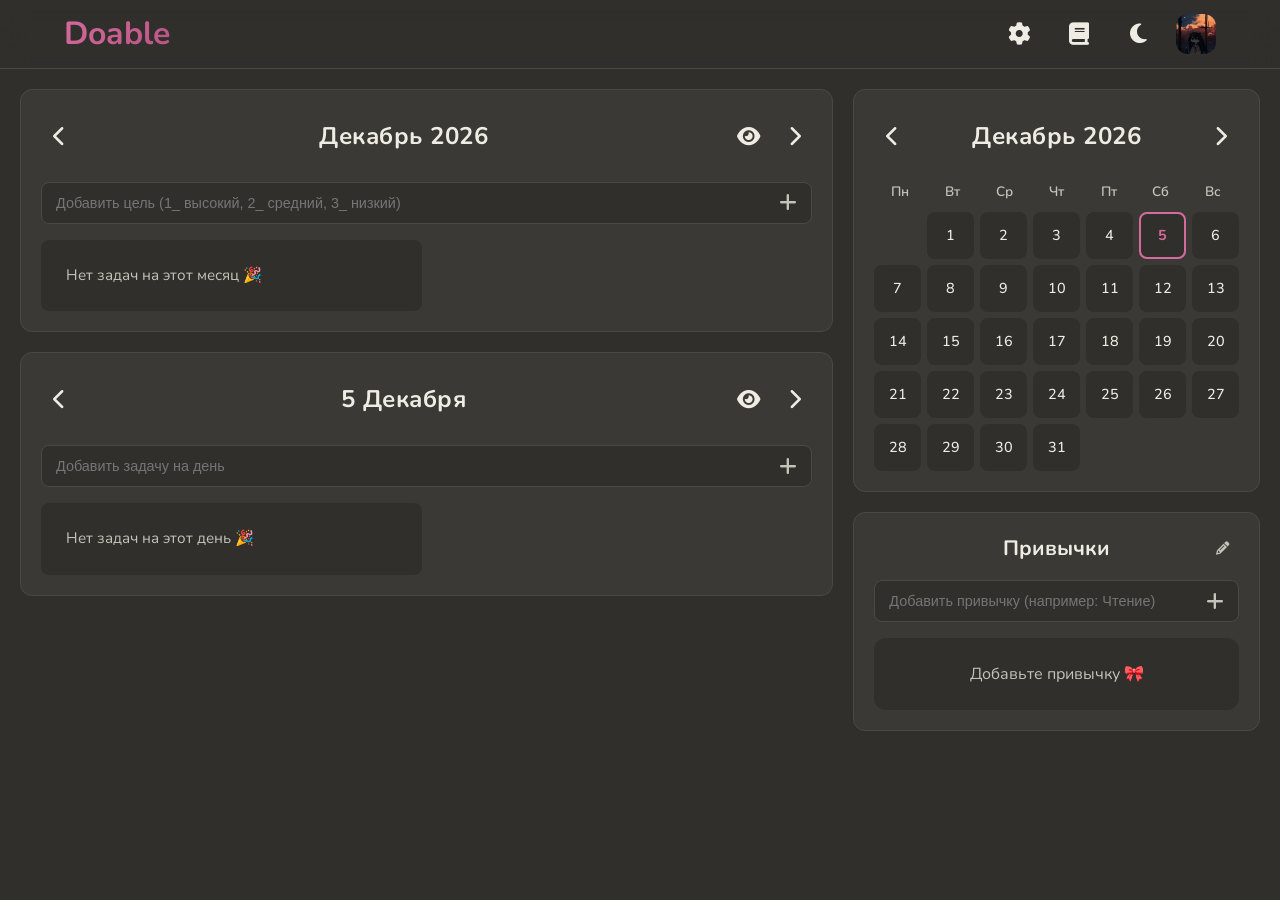
<file: index.html>
<!DOCTYPE html>
<html lang="ru">
<head>
  <meta charset="UTF-8">
  <meta name="viewport" content="width=device-width, initial-scale=1.0, viewport-fit=cover">
  <title>Doable </title>

  <!-- CSS -->
  <link rel="stylesheet" href="css/style.css">

  <!-- FavIcon -->
  <link rel="icon" href="assets/images/favico.jpg">

  <!-- Font Awesome Icons -->
  <link rel="stylesheet" href="https://cdnjs.cloudflare.com/ajax/libs/font-awesome/6.5.0/css/all.min.css">

  <!-- Google Fonts: Nunito -->
  <link rel="preconnect" href="https://fonts.googleapis.com">
  <link rel="preconnect" href="https://fonts.gstatic.com" crossorigin>
  <link href="https://fonts.googleapis.com/css2?family=Nunito:ital,wght@0,200..1000;1,200..1000&display=swap" rel="stylesheet">
</head>
<body>

<!-- ==================== НАВИГАЦИОННАЯ ПАНЕЛЬ ==================== -->
<header class="nav" aria-label="Главная навигация">
  <div class="nav__container">

    <!-- Скрытый чекбокс для управления мобильным меню -->
    <input type="checkbox" id="menu-toggle" class="nav__checkbox" aria-label="Открыть меню">

    <div class="nav__top">
      <h1 class="nav__title">Doable</h1>
      <!-- Бургер-иконка для мобильных устройств -->
      <label for="menu-toggle" class="nav__burger" id="burger-btn" aria-label="Открыть меню">
        <span class="nav__burger--line"></span>
        <span class="nav__burger--line"></span>
        <span class="nav__burger--line"></span>
      </label>
    </div>

    <!-- Меню навигации -->
    <nav class="nav__items" id="nav-menu">
      <div class="nav__item">
        <a href="settings/index.html" class="nav__button btn" id="settings-btn" aria-label="Открыть Настройки">
          <i class="fa-solid fa-gear btn--icon"></i>
          <span class="nav__text">Настройки</span>
        </a>
      </div>

      <div class="nav__item">
        <a href="diary/index.html" class="nav__button btn" id="diary-btn" aria-label="Открыть Дневник">
          <i class="fa-solid fa-book btn--icon"></i>
          <span class="nav__text">Дневник</span>
        </a>
      </div>

      <div class="nav__item">
        <button class="nav__button btn" id="theme-btn" data-tooltip="Сменить тему" aria-label="Сменить тему">
          <i class="fa-solid fa-moon btn--icon" id="theme-icon"></i>
          <span class="nav__text">Тема</span>
        </button>
      </div>

      <div class="nav__item nav__item--img" aria-label="Логотип Сайта">
        <img src="assets/images/favico.jpg" alt="Doable Лого">
      </div>
    </nav>
  </div>
</header>

<!-- ==================== ОСНОВНОЕ ПРИЛОЖЕНИЕ ==================== -->
<main class="container">
  
  <!-- ЛЕВАЯ КОЛОНКА: Месяц + День -->
  <section class="column column--left">

    <!-- БЛОК МЕСЯЦ (глобальные цели) -->
    <section class="month" id="month" aria-label="Цели на месяц">
      <div class="month__controls">
        <button class="month__btn btn btn--icon" id="month-prev" aria-label="Предыдущий месяц">
          <i class="fa-solid fa-chevron-left"></i>
        </button>
        <h2 class="month__title" id="month-title" aria-label="Текущий месяц"></h2>
        <button class="month__btn month__btn--more btn btn--icon" id="month-toggle-done" aria-label="Показать/скрыть выполненные">
          <i class="fa-solid fa-eye"></i>
        </button>
        <button class="month__btn btn btn--icon" id="month-next" aria-label="Следующий месяц">
          <i class="fa-solid fa-chevron-right"></i>
        </button>
      </div>

      <div class="month__input-wrapper input-wrapper">
        <input 
          type="text" 
          class="input month__input" 
          id="month-input"
          placeholder="Добавить цель (1_ высокий, 2_ средний, 3_ низкий)"
          autocomplete="off"
          aria-label="Добавить цель (1_ высокий, 2_ средний, 3_ низкий)"
        >
        <button class="month__btn btn btn--icon month__add-btn add-btn" id="month-addTask" aria-label="Добавить цель">
          <i class="fa-solid fa-plus"></i>
        </button>
      </div>

      <ul class="month__list" id="month-list"></ul>
    </section>

    <!-- БЛОК ДЕНЬ (ежедневные задачи) -->
    <section class="day" id="day" aria-label="Задачи на день">
      <div class="day__controls">
        <button class="day__btn btn btn--icon" id="day-prev" aria-label="Предыдущий день">
          <i class="fa-solid fa-chevron-left"></i>
        </button>
        <h2 class="day__title" id="day-title" aria-label="Текущий день"></h2>
        <button class="day__btn day__btn--more btn btn--icon" id="day-toggle-done" aria-label="Показать выполненные задачи">
          <i class="fa-solid fa-eye"></i>
        </button>
        <button class="day__btn btn btn--icon" id="day-next" aria-label="Следующий день">
          <i class="fa-solid fa-chevron-right"></i>
        </button>
      </div>

      <div class="day__input-wrapper input-wrapper">
        <input 
          type="text" 
          class="input day__input" 
          id="day-input"
          placeholder="Добавить задачу на день"
          autocomplete="off"
          aria-label="Добавить задачу на день"
        >
        <button class="day__btn btn btn--icon day__add-btn add-btn" id="day-addTask" aria-label="Добавить задачу">
          <i class="fa-solid fa-plus"></i>
        </button>
      </div>

      <ul class="day__list" id="day-list"></ul>
    </section>
  </section>

  <!-- ПРАВАЯ КОЛОНКА: Календарь + Привычки -->
  <section class="column column--right">

    <!-- КАЛЕНДАРЬ -->
    <section class="calendar" id="calendar" aria-label="Календарь событий">
      <div class="calendar__controls">
        <button class="calendar__btn btn btn--icon" id="calendar-prev" aria-label="Предыдущий месяц">
          <i class="fa-solid fa-chevron-left"></i>
        </button>
        <h2 class="calendar__title" id="calendar-title" aria-label="Текущий месяц"></h2>
        <button class="calendar__btn btn btn--icon" id="calendar-next" aria-label="Следующий месяц">
          <i class="fa-solid fa-chevron-right"></i>
        </button>
      </div>

      <!-- Заголовки дней недели -->
      <div class="calendar__header">
        <span>Пн</span><span>Вт</span><span>Ср</span><span>Чт</span><span>Пт</span><span>Сб</span><span>Вс</span>
      </div>

      <!-- Сетка с числами дней -->
      <div class="calendar__grid" id="calendar-grid"></div>
    </section>

    <!-- ТРЕКЕР ПРИВЫЧЕК -->
    <section class="habit" id="habit" aria-label="Трекер привычек">
      <div class="habit__header">
        <h2 class="habit__title">Привычки</h2>
        <button class="habit__edit-btn btn btn--icon" id="habit-edit-btn" aria-label="Режим редактирования">
          <i class="fa-solid fa-pencil"></i>
        </button>
      </div>

      <div class="habit__input-wrapper input-wrapper">
        <input 
          type="text" 
          class="input habit__input" 
          id="habit-input"
          placeholder="Добавить привычку (например: Чтение)"
          autocomplete="off"
          aria-label="Добавить привычку"
        >
        <button class="habit__btn btn btn--icon habit__add-btn add-btn" id="habit-addTask" aria-label="Добавить привычку">
          <i class="fa-solid fa-plus"></i>
        </button>
      </div>

      <!-- Сетка привычек (заполняется JS) -->
      <div class="habit__grid" id="habit-grid"></div>
    </section>

  </section>
</main>

<!-- Подключение основного JS файла -->
<script type="module" src="JS/main.js"></script>
</body>
</file>
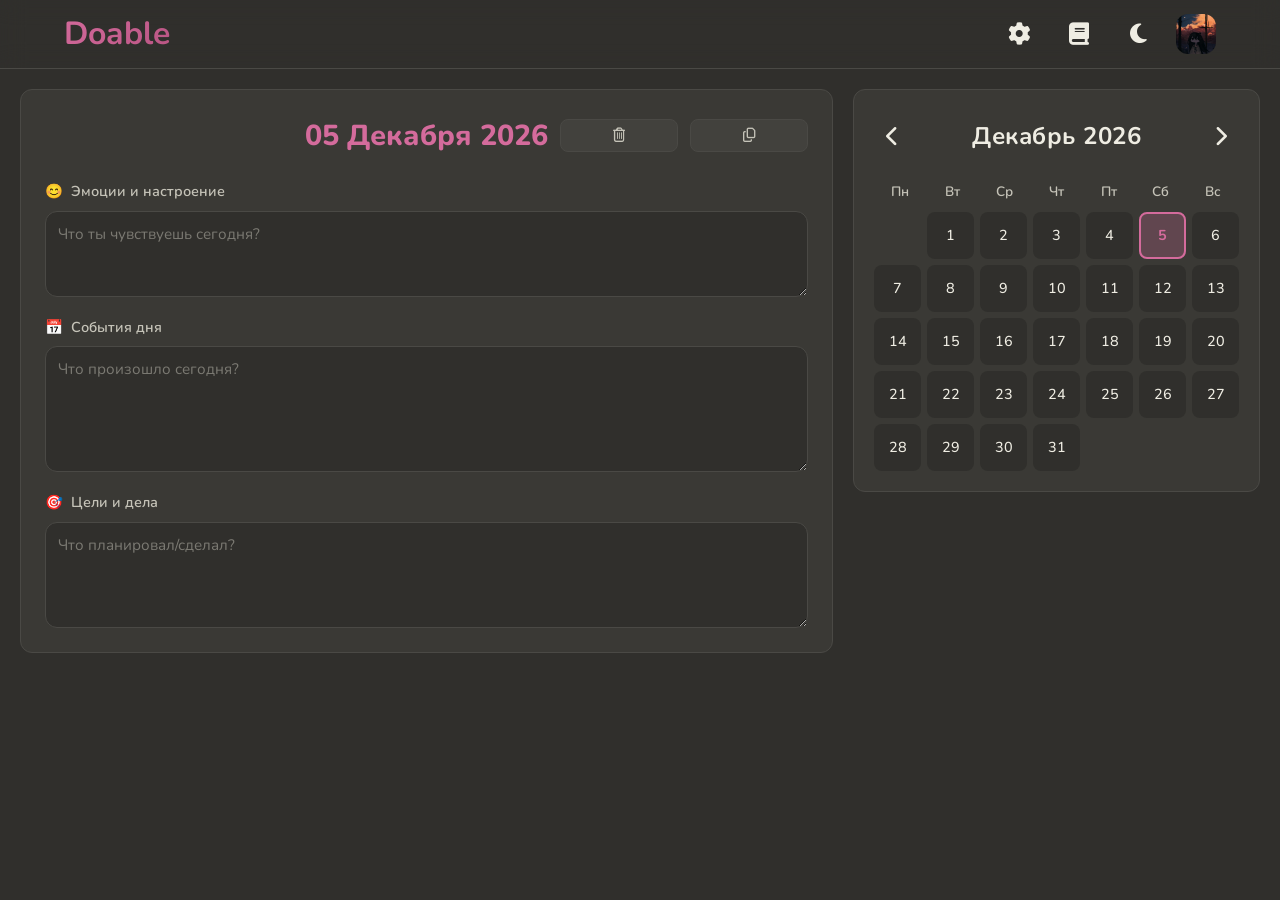
<file: diary/index.html>
<!DOCTYPE html>
<html lang="ru">
<head>
  <meta charset="UTF-8">
  <meta name="viewport" content="width=device-width, initial-scale=1.0, viewport-fit=cover">
  <title>Doable - Diary</title>

  <!-- CSS -->
  <link rel="stylesheet" href="../css/style.css">

  <!-- FavIcon -->
  <link rel="icon" href="../assets/images/favico.jpg">

  <!-- Font Awesome Icons -->
  <link rel="stylesheet" href="https://cdnjs.cloudflare.com/ajax/libs/font-awesome/6.5.0/css/all.min.css">

  <!-- Google Fonts: Nunito -->
  <link rel="preconnect" href="https://fonts.googleapis.com">
  <link rel="preconnect" href="https://fonts.gstatic.com" crossorigin>
  <link href="https://fonts.googleapis.com/css2?family=Nunito:ital,wght@0,200..1000;1,200..1000&display=swap" rel="stylesheet">
</head>
<body>
<!-- ====================NAVIGATION BAR==================== -->
<header class="nav" aria-label="Главная навигация">
  <div class="nav__container">

    <!-- Чекбокс для управления мобильным меню -->
    <input type="checkbox" id="menu-toggle" class="nav__checkbox" aria-label="Открыть меню">

    <div class="nav__top">
      <a href="../index.html" class="nav__title nav__title--link">
        <h1 class="nav__title">Doable</h1>
      </a>
      <!-- Бургер-иконка -->
      <label for="menu-toggle" class="nav__burger" id="burger-btn" aria-label="Открыть меню">
        <span class="nav__burger--line"></span>
        <span class="nav__burger--line"></span>
        <span class="nav__burger--line"></span>
      </label>
    </div>

    <!-- Меню навигации -->
    <nav class="nav__items" id="nav-menu">
      <div class="nav__item">
        <a href="settings.html" class="nav__button btn" id="settings-btn" aria-label="Открыть Настройки">
          <i class="fa-solid fa-gear btn--icon"></i>
          <span class="nav__text">Настройки</span>
        </a>
      </div>

      <div class="nav__item">
        <a href="diary.html" class="nav__button btn" id="settings-btn" aria-label="Открыть Дневник">
          <i class="fa-solid fa-book btn--icon"></i>
          <span class="nav__text">Дневник</span>
        </a>
      </div>

      <div class="nav__item">
        <button class="nav__button btn" id="theme-btn" data-tooltip="Сменить тему" aria-label="Сменить тему">
          <i class="fa-solid fa-moon btn--icon" id="theme-icon"></i>
          <span class="nav__text">Тема</span>
        </button>
      </div>

      <div class="nav__item nav__item--img" aria-label="Логотип Сайта">
        <img src="../assets/images/favico.jpg" alt="Doable Лого">
      </div>
    </nav>
  </div>
</header>

<!-- ====================MAIN APPLICATION================== -->
<main class="diary__container">
  <!-- ДНЕВНИК -->
   <div class="diary">
    <div class="diary__header">
  <h2 class="diary__date" id="diary-date"></h2>
  <button class="btn diary__clear-btn" id="clear_btn" aria-label="Очистить заметку">
    <i class="fa-regular fa-trash-alt"></i>
  </button>
  <button class="btn diary__copy-btn" id="copy_btn" aria-label="Скопировать заметку">
    <i class="fa-regular fa-copy"></i>
  </button>
</div>

    <div class="diary__fields">
      <!-- Поле 1: Эмоции -->
      <div class="diary__field">
      <label for="diary-mood" class="diary__label">
        <span>😊</span> Эмоции и настроение
      </label>
      <textarea id="diary-mood" class="diary__textarea" rows="3" placeholder="Что ты чувствуешь сегодня?"></textarea>
      </div>

      <!-- Поле 2: События -->
      <div class="diary__field">
        <label class="diary__label" for="diary-events">
          <span>📅</span> События дня
        </label>
        <textarea class="diary__textarea" id="diary-events" rows="5" 
                  placeholder="Что произошло сегодня?"></textarea>
      </div>

      <!-- Поле 3: Цели -->
      <div class="diary__field">
        <label class="diary__label" for="diary-goals">
          <span>🎯</span> Цели и дела
        </label>
        <textarea class="diary__textarea" id="diary-goals" rows="4" 
                  placeholder="Что планировал/сделал?"></textarea>
      </div>
    </div>
   </div>

  <!-- КАЛЕНДАРЬ -->
  <div class="diary__calendar">
    <div class="calendar__controls">
      <button class="calendar__btn btn btn--icon" id="calendar-prev">
        <i class="fa-solid fa-chevron-left"></i>
      </button>
      <h2 class="calendar__title" id="calendar-title"></h2>
      <button class="calendar__btn btn btn--icon" id="calendar-next">
        <i class="fa-solid fa-chevron-right"></i>
      </button>
    </div>

    <div class="calendar__header">
      <span>Пн</span><span>Вт</span><span>Ср</span><span>Чт</span><span>Пт</span><span>Сб</span><span>Вс</span>
    </div>

    <div class="calendar__grid" id="calendar-grid"></div>
  </div>
</main>

<script type="module" src="../JS/diary.js"></script>
</body>
</html>
</file>
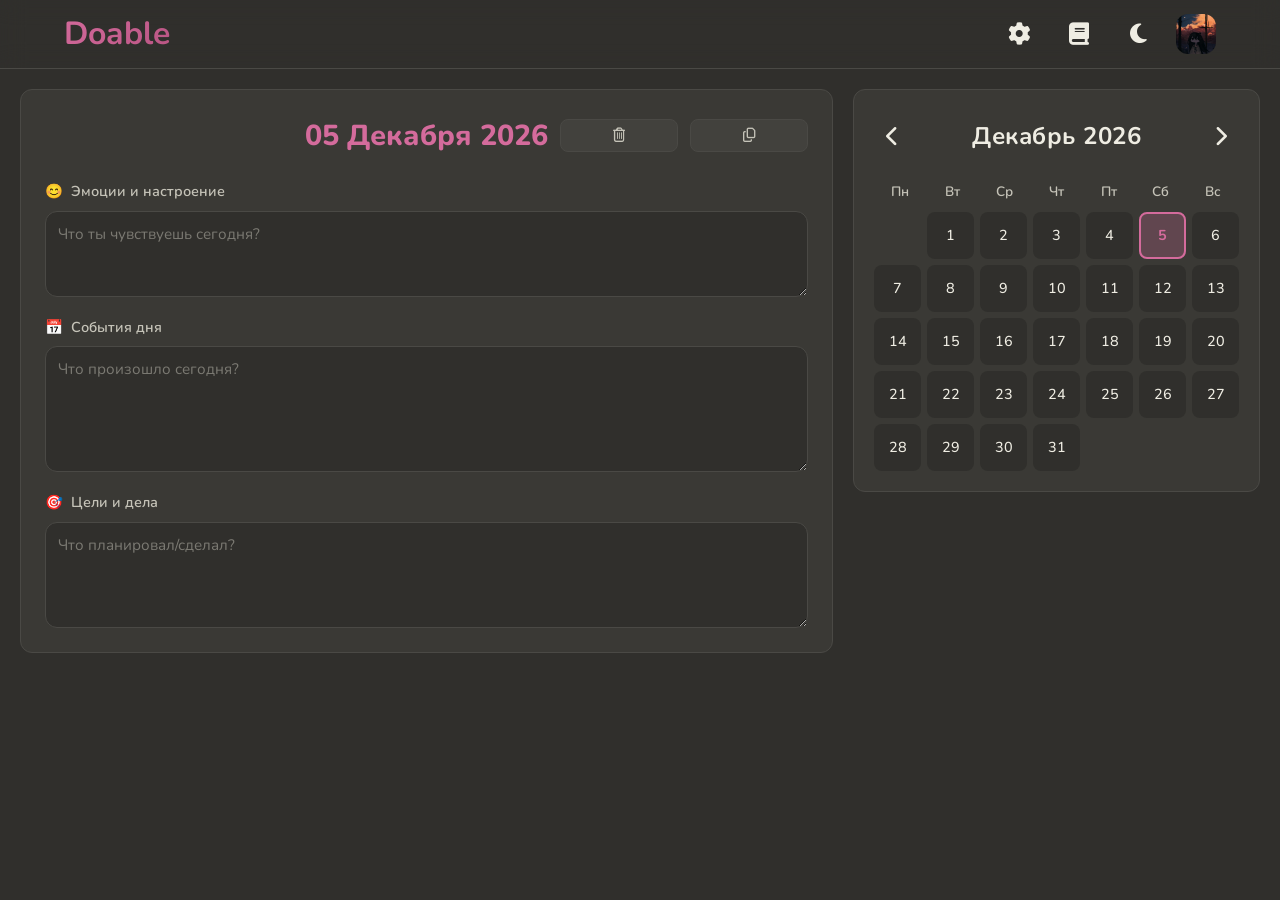
<file: diary.html>
<!DOCTYPE html>
<html lang="ru">
<head>
  <meta charset="UTF-8">
  <meta name="viewport" content="width=device-width, initial-scale=1.0, viewport-fit=cover">
  <title>Doable - Diary</title>

  <!-- CSS -->
  <link rel="stylesheet" href="css/style.css">

  <!-- FavIcon -->
  <link rel="icon" href="assets/images/favico.jpg">

  <!-- Font Awesome Icons -->
  <link rel="stylesheet" href="https://cdnjs.cloudflare.com/ajax/libs/font-awesome/6.5.0/css/all.min.css">

  <!-- Google Fonts: Nunito -->
  <link rel="preconnect" href="https://fonts.googleapis.com">
  <link rel="preconnect" href="https://fonts.gstatic.com" crossorigin>
  <link href="https://fonts.googleapis.com/css2?family=Nunito:ital,wght@0,200..1000;1,200..1000&display=swap" rel="stylesheet">
</head>
<body>
<!-- ====================NAVIGATION BAR==================== -->
<header class="nav" aria-label="Главная навигация">
  <div class="nav__container">

    <!-- Чекбокс для управления мобильным меню -->
    <input type="checkbox" id="menu-toggle" class="nav__checkbox" aria-label="Открыть меню">

    <div class="nav__top">
      <a href="./index.html" class="nav__title nav__title--link">
        <h1 class="nav__title">Doable</h1>
      </a>
      <!-- Бургер-иконка -->
      <label for="menu-toggle" class="nav__burger" id="burger-btn" aria-label="Открыть меню">
        <span class="nav__burger--line"></span>
        <span class="nav__burger--line"></span>
        <span class="nav__burger--line"></span>
      </label>
    </div>

    <!-- Меню навигации -->
    <nav class="nav__items" id="nav-menu">
      <div class="nav__item">
        <a href="settings.html" class="nav__button btn" id="settings-btn" aria-label="Открыть Настройки">
          <i class="fa-solid fa-gear btn--icon"></i>
          <span class="nav__text">Настройки</span>
        </a>
      </div>

      <div class="nav__item">
        <a href="diary.html" class="nav__button btn" id="settings-btn" aria-label="Открыть Дневник">
          <i class="fa-solid fa-book btn--icon"></i>
          <span class="nav__text">Дневник</span>
        </a>
      </div>

      <div class="nav__item">
        <button class="nav__button btn" id="theme-btn" data-tooltip="Сменить тему" aria-label="Сменить тему">
          <i class="fa-solid fa-moon btn--icon" id="theme-icon"></i>
          <span class="nav__text">Тема</span>
        </button>
      </div>

      <div class="nav__item nav__item--img" aria-label="Логотип Сайта">
        <img src="assets/images/favico.jpg" alt="Doable Лого">
      </div>
    </nav>
  </div>
</header>

<!-- ====================MAIN APPLICATION================== -->
<main class="diary__container">
  <!-- ДНЕВНИК -->
   <div class="diary">
    <div class="diary__header">
  <h2 class="diary__date" id="diary-date"></h2>
  <button class="btn diary__clear-btn" id="clear_btn" aria-label="Очистить заметку">
    <i class="fa-regular fa-trash-alt"></i>
  </button>
  <button class="btn diary__copy-btn" id="copy_btn" aria-label="Скопировать заметку">
    <i class="fa-regular fa-copy"></i>
  </button>
</div>

    <div class="diary__fields">
      <!-- Поле 1: Эмоции -->
      <div class="diary__field">
      <label for="diary-mood" class="diary__label">
        <span>😊</span> Эмоции и настроение
      </label>
      <textarea id="diary-mood" class="diary__textarea" rows="3" placeholder="Что ты чувствуешь сегодня?"></textarea>
      </div>

      <!-- Поле 2: События -->
      <div class="diary__field">
        <label class="diary__label" for="diary-events">
          <span>📅</span> События дня
        </label>
        <textarea class="diary__textarea" id="diary-events" rows="5" 
                  placeholder="Что произошло сегодня?"></textarea>
      </div>

      <!-- Поле 3: Цели -->
      <div class="diary__field">
        <label class="diary__label" for="diary-goals">
          <span>🎯</span> Цели и дела
        </label>
        <textarea class="diary__textarea" id="diary-goals" rows="4" 
                  placeholder="Что планировал/сделал?"></textarea>
      </div>
    </div>
   </div>

  <!-- КАЛЕНДАРЬ -->
  <div class="diary__calendar">
    <div class="calendar__controls">
      <button class="calendar__btn btn btn--icon" id="calendar-prev">
        <i class="fa-solid fa-chevron-left"></i>
      </button>
      <h2 class="calendar__title" id="calendar-title"></h2>
      <button class="calendar__btn btn btn--icon" id="calendar-next">
        <i class="fa-solid fa-chevron-right"></i>
      </button>
    </div>

    <div class="calendar__header">
      <span>Пн</span><span>Вт</span><span>Ср</span><span>Чт</span><span>Пт</span><span>Сб</span><span>Вс</span>
    </div>

    <div class="calendar__grid" id="calendar-grid"></div>
  </div>
</main>

<script type="module" src="JS/diary.js"></script>
</body>
</html>
</file>
<file: css/style.css>
/**
 * ==================== DOABLE — Стили приложения ====================
 * Тёмная и светлая темы, адаптивный дизайн
 * Цветовая схема: тёплые тона с розовым акцентом
 */

/* ==================== ЦВЕТА ==================== */

:root {
  /* Основные цвета — тёмная тема */
  --bg: #302f2c;
  --bg-secondary: #3a3935;
  --bg-tertiary: #42413d;
  --bg-hover: #4a4945;
  
  /* Текст */
  --text: #efede3;
  --text-muted: #c5c3b8;
  
  /* Акценты — розовый */
  --accent: #d46b9c;
  --accent-dark: #b85482;
  --accent-glow: rgba(212, 107, 156, 0.25);
  
  /* Границы и тени */
  --border: #4a4945;
  --input-glow: rgba(212, 107, 156, 0.4);
  
  /* Специальные */
  --success: #6b9c5c;
  --warning: #e0a34b;
  
  /* Приоритеты */
  --priority-1: #e0735f;
  --priority-1-bg: rgba(224, 115, 95, 0.15);
  --priority-2: #d4a34a;
  --priority-2-bg: rgba(212, 163, 74, 0.15);
  --priority-3: #8a8982;
  --priority-3-bg: rgba(138, 137, 130, 0.15);
  
  /* Радиусы и тени */
  --radius: 12px;
  --radius-sm: 8px;
  --shadow-sm: 0 2px 4px rgba(0, 0, 0, 0.15);
  --shadow-md: 0 4px 8px rgba(0, 0, 0, 0.2);
  --shadow-lg: 0 8px 16px rgba(0, 0, 0, 0.25);
  --text-on-accent: #efede3;
}

/* Светлая тема */
body.light {
  --bg: #efede8;
  --bg-secondary: #ffffff;
  --bg-tertiary: #f8f7f3;
  --bg-hover: #e8e6e0;
  --text: #1c1b18;
  --text-muted: #5a5952;
  --accent: #d46b9c;
  --accent-dark: #b85482;
  --accent-glow: rgba(212, 107, 156, 0.15);
  --border: #d1cfc8;
  --input-glow: rgba(212, 107, 156, 0.35);
  --success: #5c8a4a;
  --warning: #d4922a;
  --priority-1: #e0735f;
  --priority-1-bg: rgba(224, 115, 95, 0.12);
  --priority-2: #d4a34a;
  --priority-2-bg: rgba(212, 163, 74, 0.12);
  --priority-3: #8a8980;
  --priority-3-bg: rgba(138, 137, 128, 0.12);
  --shadow-sm: 0 1px 3px rgba(0, 0, 0, 0.08), 0 1px 2px rgba(0, 0, 0, 0.05);
  --shadow-md: 0 4px 8px rgba(0, 0, 0, 0.08), 0 2px 4px rgba(0, 0, 0, 0.06);
  --shadow-lg: 0 8px 16px rgba(0, 0, 0, 0.1), 0 4px 8px rgba(0, 0, 0, 0.08);
  --text-on-accent: #ffffff;
}

/* ==================== БАЗОВЫЕ СТИЛИ ==================== */

*,
*::after,
*::before {
  margin: 0;
  padding: 0;
  box-sizing: border-box;
}

*:focus-visible {
  outline: 2px solid var(--accent);
  outline-offset: 2px;
}

body {
  font-family: 'Nunito', sans-serif;
  background-color: var(--bg);
  color: var(--text);
  line-height: 1.5;
  min-height: 100vh;
  user-select: none;
  -webkit-user-select: none;
}

/* Разрешаем выделение текста только в полях ввода */
input, textarea, [contenteditable="true"] {
  user-select: text;
  -webkit-user-select: text;
}

img {
  max-width: 100%;
  display: block;
}

::selection {
  background-color: var(--accent);
  color: var(--bg-secondary);
}

/* ==================== СКРОЛЛБАР ==================== */

::-webkit-scrollbar {
  width: 8px;
  height: 8px;
}

::-webkit-scrollbar-track {
  background: var(--bg-secondary);
  border-radius: 10px;
}

::-webkit-scrollbar-thumb {
  background: var(--border);
  border-radius: 10px;
}

::-webkit-scrollbar-thumb:hover {
  background: var(--accent);
}

/* ==================== НАВИГАЦИОННАЯ ПАНЕЛЬ ==================== */

.nav {
  background-color: rgba(var(--bg-secondary-rgb), 0.85);
  backdrop-filter: blur(12px);
  border-bottom: 1px solid var(--border);
  position: sticky;
  top: 0;
  z-index: 100;
}

.nav__container {
  width: min(1200px, 90%);
  margin: 0 auto;
  padding: 10px 0;
}

.nav__top {
  display: grid;
  grid-template-columns: 1fr auto 1fr;
  align-items: center;
}

.nav__title {
  grid-column: 2;
  font-weight: 700;
  background: linear-gradient(135deg, var(--accent), var(--accent-dark));
  background-clip: text;
  color: transparent;
  transition: all 0.2s ease;
}

.nav__title:hover {
  scale: 1.02;
}

.nav__title--link {
  text-decoration: none;
}

/* Бургер-меню */
.nav__checkbox {
  display: none;
}

.nav__burger {
  grid-column: 3;
  justify-self: end;
  display: flex;
  flex-direction: column;
  gap: 6px;
  cursor: pointer;
  padding: 8px;
  border-radius: var(--radius-sm);
  transition: background-color 0.2s;
}

.nav__burger:hover {
  background-color: var(--bg-hover);
}

.nav__burger--line {
  width: 25px;
  height: 3px;
  background: var(--text);
  border-radius: var(--radius-sm);
  transition: 0.3s;
}

/* Анимация бургера */
.nav__checkbox:checked + .nav__top .nav__burger--line:nth-child(1) {
  transform: translateY(9px) rotate(45deg);
}

.nav__checkbox:checked + .nav__top .nav__burger--line:nth-child(2) {
  opacity: 0;
}

.nav__checkbox:checked + .nav__top .nav__burger--line:nth-child(3) {
  transform: translateY(-9px) rotate(-45deg);
}

/* Меню */
.nav__items {
  max-height: 0;
  overflow: hidden;
  transition: 0.3s ease;
  display: flex;
  flex-direction: column;
  align-items: center;
}

.nav__checkbox:checked ~ .nav__items {
  max-height: 200px;
}

.nav__item {
  margin: 8px 0;
  width: 100%;
  text-align: center;
  display: flex;
  align-items: center;
  justify-content: center;
}

.nav__button {
  gap: 10px;
  color: var(--text);
  background: none;
  border: none;
  font-size: 1.2rem;
  cursor: pointer;
  border-radius: var(--radius);
  padding: 10px 16px;
  text-decoration: none;
  display: flex;
  align-items: center;
  justify-content: center;
  transition: all 0.2s ease;
}

.nav__button:hover {
  background: var(--bg-hover);
  transform: translateY(-2px);
}

.nav__button:active {
  transform: translateY(0);
}

.nav__button i {
  font-size: 1rem;
}

.nav__item--img {
  display: none;
}

.nav__item--img:hover {
  scale: 1.05;
}

/* Десктопная версия навигации */
@media (min-width: 700px) {
  .nav__container {
    display: grid;
    grid-template-columns: auto 1fr;
    align-items: center;
  }
  
  .nav__top {
    display: block;
  }
  
  .nav__burger {
    display: none;
  }
  
  .nav__items {
    max-height: none;
    flex-direction: row;
    justify-content: flex-end;
    gap: 15px;
    padding: 0;
  }
  
  .nav__item {
    width: auto;
    margin: 0;
  }
  
  .nav__button {
    font-size: 0.9rem;
    padding: 10px;
    width: 45px;
    height: 45px;
  }
  
  .nav__item--img {
    display: block;
    width: 40px;
    border-radius: var(--radius);
    overflow: hidden;
  }
  
  .nav__text {
    display: none;
  }
  
  .nav__button i {
    font-size: 1.4rem;
  }
}

/* ==================== ОСНОВНОЙ КОНТЕЙНЕР ==================== */

.container {
  width: min(100%, 1500px);
  margin: 0 auto;
  padding: 20px;
  display: grid;
  grid-template-columns: 1fr;
  gap: 20px;
  margin-bottom: 20vh;
}

.column {
  display: flex;
  flex-direction: column;
  gap: 20px;
}

/* Карточки */
.month,
.day,
.calendar,
.habit {
  background-color: var(--bg-secondary);
  padding: 20px;
  border-radius: var(--radius);
  border: 1px solid var(--border);
  transition: all 0.2s ease;
}

.month:hover,
.day:hover,
.calendar:hover,
.habit:hover {
  transform: translateY(-2px);
  box-shadow: var(--shadow-md);
}

/* Две колонки на больших экранах */
@media (min-width: 850px) {
  .container {
    grid-template-columns: 2fr 1fr;
    margin-bottom: 0;
  }
}

/* ==================== УПРАВЛЕНИЕ (кнопки, заголовки) ==================== */

.month__controls,
.day__controls,
.calendar__controls {
  display: flex;
  align-items: center;
  justify-content: space-between;
  gap: 10px;
  margin-bottom: 20px;
}

.day__title,
.month__title,
.calendar__title {
  text-align: center;
  font-size: 1.5rem;
  font-weight: 700;
  letter-spacing: 0.5px;
  user-select: none;
  padding: 8px 16px;
  cursor: pointer;
  border-radius: var(--radius-sm);
  transition: all 0.2s ease;
  flex: 1;
}

/* Кликабельные заголовки */
.day__title--clickable:hover,
.month__title--clickable:hover,
.calendar__title--clickable:hover {
  color: var(--accent);
  background-color: var(--bg-hover);
  transform: scale(1.02);
}

.month__title:active,
.day__title:active,
.calendar__title:active {
  transform: scale(0.98);
}

/* Кнопки навигации */
.month__btn,
.day__btn,
.calendar__btn {
  background: none;
  border: none;
  color: var(--text);
  font-size: 1.3rem;
  cursor: pointer;
  width: 36px;
  height: 36px;
  display: flex;
  align-items: center;
  justify-content: center;
  border-radius: var(--radius-sm);
  transition: all 0.2s ease;
}

.month__btn:hover,
.day__btn:hover,
.calendar__btn:hover {
  color: var(--accent);
  background-color: var(--bg-hover);
  transform: scale(1.1);
}

/* Адаптация для мобильных */
@media (max-width: 600px) {
  .month__controls,
  .day__controls,
  .calendar__controls {
    gap: 4px;
    margin-bottom: 12px;
  }
  
  .day__title,
  .month__title,
  .calendar__title {
    font-size: 1rem;
    padding: 4px;
  }
  
  .month__btn,
  .day__btn,
  .calendar__btn {
    font-size: 0.9rem;
    width: 28px;
    height: 28px;
  }
}

@media (max-width: 400px) {
  .day__title,
  .month__title,
  .calendar__title {
    font-size: 0.85rem;
    padding: 4px 2px;
  }
  
  .month__btn,
  .day__btn,
  .calendar__btn {
    font-size: 0.8rem;
    width: 26px;
    height: 26px;
  }
}

/* ==================== СПИСКИ ЗАДАЧ ==================== */

.month__list,
.day__list {
  list-style: none;
  display: flex;
  flex-direction: column;
  gap: 10px;
}

/* Элементы списка */
.month__item,
.day__item {
  display: grid;
  align-items: center;
  gap: 12px;
  background-color: var(--bg);
  grid-template-columns: auto 1fr auto;
  padding: 12px;
  border-radius: var(--radius-sm);
  transition: all 0.2s ease;
  border: 1px solid transparent;
}

.month__item:hover,
.day__item:hover {
  background-color: var(--bg-hover);
  border-color: var(--border);
  transform: translateX(2px);
}

.month__text,
.day__text {
  word-break: break-word;
  overflow-wrap: break-word;
  font-size: 0.95rem;
  line-height: 1.4;
}

/* Приоритеты */
.priority {
  width: 28px;
  height: 28px;
  display: flex;
  align-items: center;
  justify-content: center;
  font-weight: 700;
  font-size: 0.9rem;
  border-radius: var(--radius-sm);
  cursor: pointer;
  transition: all 0.2s ease;
  flex-shrink: 0;
}

.priority--1 {
  background-color: var(--priority-1);
  box-shadow: 0 0 0 2px var(--priority-1-bg);
}

.priority--2 {
  background-color: var(--priority-2);
  box-shadow: 0 0 0 2px var(--priority-2-bg);
}

.priority--3 {
  background-color: var(--priority-3);
  box-shadow: 0 0 0 2px var(--priority-3-bg);
}

.priority:hover {
  transform: scale(1.1);
}

/* Кнопки действий */
.month__actions,
.day__actions {
  display: flex;
  gap: 8px;
  flex-shrink: 0;
}

.month__actions button,
.day__actions button {
  background: none;
  color: var(--text-muted);
  border: none;
  font-size: 1rem;
  cursor: pointer;
  padding: 6px;
  border-radius: var(--radius-sm);
  transition: all 0.2s ease;
}

.month__actions button:hover,
.day__actions button:hover {
  color: var(--accent);
  background-color: var(--bg-hover);
  transform: translateY(-2px);
}

/* Выполненные задачи */
.month__item--done,
.day__item--done {
  opacity: 0.7;
}

.month__item--done .month__text,
.day__item--done .day__text {
  text-decoration: line-through;
}

/* Чекбокс */
.day__check {
  color: var(--text-muted);
  background: none;
  border: none;
  font-size: 1.3rem;
  cursor: pointer;
  transition: all 0.12s ease;
  width: 32px;
  height: 32px;
  display: flex;
  align-items: center;
  justify-content: center;
  border-radius: var(--radius-sm);
  flex-shrink: 0;
}

.day__check:hover {
  color: var(--accent);
  background-color: var(--bg-hover);
  transform: scale(1.1);
}

/* Две колонки на широких экранах */
@media (min-width: 1200px) {
  .month__list,
  .day__list {
    column-count: 2;
    column-gap: 10px;
    display: block;
  }

  .month__item,
  .day__item {
    margin-bottom: 10px;
    break-inside: avoid;
  }
}

/* ==================== КАЛЕНДАРЬ ==================== */

.calendar__header {
  display: grid;
  grid-template-columns: repeat(7, 1fr);
  text-align: center;
  font-weight: 600;
  font-size: 0.85rem;
  margin-bottom: 10px;
  color: var(--text-muted);
}

.calendar__grid {
  display: grid;
  grid-template-columns: repeat(7, 1fr);
  gap: 6px;
}

.calendar__day {
  aspect-ratio: 1/1;
  background-color: var(--bg);
  display: flex;
  align-items: center;
  justify-content: center;
  font-size: 0.9rem;
  border-radius: var(--radius-sm);
  transition: all 0.2s ease;
  cursor: pointer;
  position: relative;
  font-weight: 500;
}

.calendar__day:hover {
  background-color: var(--bg-hover);
  transform: scale(1.05);
  z-index: 1;
}

/* Индикатор наличия записи в дневнике */
.calendar__day--has-task::after {
  content: '';
  position: absolute;
  bottom: 4px;
  width: 4px;
  height: 4px;
  background: var(--accent);
  border-radius: 50%;
}

/* Сегодняшний день */
.calendar__day--today {
  border: 2px solid var(--accent);
  font-weight: 700;
  color: var(--accent);
}

/* Активная/выбранная дата */
.calendar__day--active {
  border: 2px solid var(--accent);
  background-color: var(--accent-glow);
  font-weight: bold;
}

@media (max-width: 500px) {
  .calendar__grid {
    gap: 4px;
  }
  
  .calendar__day {
    font-size: 0.8rem;
  }
}

/* ==================== ПРИВЫЧКИ ==================== */

.habit__header {
  position: relative;
  display: flex;
  align-items: center;
  justify-content: center;
  margin-bottom: 16px;
}

.habit__title {
  text-align: center;
  font-size: 1.3rem;
  font-weight: 700;
  margin: 0;
}

.habit__edit-btn {
  position: absolute;
  right: 0;
  background: none;
  border: none;
  color: var(--text-muted);
  cursor: pointer;
  width: 32px;
  height: 32px;
  border-radius: var(--radius-sm);
  display: flex;
  align-items: center;
  justify-content: center;
}

.habit__edit-btn:hover {
  color: var(--accent);
  background-color: var(--bg-hover);
  transform: scale(1.05);
}

.habit__edit-btn--active {
  color: var(--accent);
  background-color: var(--bg-hover);
}

/* Сетка привычек */
.habit__grid {
  display: grid;
  grid-template-columns: minmax(100px, auto) repeat(7, minmax(35px, 1fr));
  gap: 6px;
  align-items: center;
  text-align: center;
  overflow-x: visible;
}

.habit__cell {
  aspect-ratio: 1/1;
  background-color: var(--bg);
  border-radius: var(--radius-sm);
  cursor: pointer;
  transition: all 0.2s ease;
  min-width: 32px;
}

.habit__cell:hover {
  transform: scale(1.1);
  background-color: var(--accent-glow);
}

.habit__cell--done {
  background: var(--accent);
  box-shadow: 0 0 4px var(--accent);
}

.habit__delete-btn {
  background: none;
  border: none;
  color: var(--text-muted);
  cursor: pointer;
  font-size: 12px;
  padding: 4px 6px;
  border-radius: var(--radius-sm);
  transition: all 0.2s ease;
  margin-left: 8px;
}

.habit__delete-btn:hover {
  color: var(--priority-1);
  background-color: var(--bg-hover);
}

.habit__name {
  display: flex;
  align-items: center;
  gap: 6px;
  min-width: 0;
}

.habit__name span {
  font-size: 0.9rem;
  white-space: nowrap;
  overflow: hidden;
  text-overflow: ellipsis;
  max-width: 100px;
}

/* ==================== ПОЛЯ ВВОДА ==================== */

.input-wrapper {
  position: relative;
  margin-bottom: 16px;
}

.input {
  width: 100%;
  padding: 12px 50px 12px 14px;
  border-radius: var(--radius-sm);
  border: 1px solid var(--border);
  background-color: var(--bg);
  color: var(--text);
  outline: none;
  font-size: 0.9rem;
  transition: all 0.2s ease;
}

.input:focus {
  border-color: var(--accent);
  box-shadow: 0 0 0 3px var(--input-glow);
  background: var(--bg-hover);
}

/* Кнопка добавления внутри инпута */
.add-btn {
  position: absolute;
  right: 8px;
  top: 50%;
  transform: translateY(-50%);
  background: none;
  border: none;
  color: var(--text-muted);
  cursor: pointer;
  width: 32px;
  height: 32px;
  display: flex;
  align-items: center;
  justify-content: center;
  border-radius: var(--radius-sm);
  transition: all 0.2s ease;
  font-size: 1.2rem;
  z-index: 1;
}

.add-btn:hover {
  color: var(--accent);
  background-color: var(--bg-hover);
  transform: translateY(-50%) scale(1.05);
}

.add-btn:active {
  transform: translateY(-50%) scale(0.95);
}

/* Редактируемое поле */
.edit-input {
  padding: 5px 10px;
  word-break: break-word;
  white-space: pre-wrap;
  background-color: var(--bg);
  border: 1px solid var(--accent);
  border-radius: var(--radius-sm);
  outline: none;
}

/* ==================== КНОПКИ (общие) ==================== */

button {
  transition: all 0.2s ease;
}

button:active {
  transform: scale(0.95);
}

.btn:active {
  transform: scale(0.95);
}

/* ==================== СТРАНИЦА ДНЕВНИКА ==================== */

.diary__container {
  width: min(100%, 1500px);
  margin: 0 auto;
  padding: 20px;
  display: flex;
  flex-direction: column;
  gap: 20px;
  margin-bottom: 20vh;
}

@media (min-width: 850px) {
  .diary__container {
    display: grid;
    grid-template-columns: 2fr 1fr;
    margin-bottom: 0;
  }
}

.diary__calendar {
  background-color: var(--bg-secondary);
  padding: 20px;
  border-radius: var(--radius);
  border: 1px solid var(--border);
  align-self: start;
  width: 100%;
}

.diary__calendar .calendar__day {
  font-size: clamp(0.7rem, 3vw, 0.9rem);
}

.diary {
  background-color: var(--bg-secondary);
  padding: 24px;
  border-radius: var(--radius);
  border: 1px solid var(--border);
}

.diary__header {
  display: grid;
  grid-template-columns: 1fr 1fr auto 1fr 1fr;
  align-items: center;
  gap: 12px;
  margin-bottom: 24px;
}

.diary__date {
  font-size: 1.8rem;
  font-weight: 800;
  color: var(--accent);
  margin: 0;
  text-align: center;
  grid-column: 3;
}

.diary__clear-btn,
.diary__copy-btn {
  background-color: var(--bg-tertiary);
  border: 1px solid var(--border);
  color: var(--text-muted);
  padding: 8px 14px;
  border-radius: var(--radius-sm);
  font-size: 0.85rem;
  font-weight: 500;
  cursor: pointer;
  transition: all 0.2s ease;
  display: inline-flex;
  align-items: center;
  justify-content: center;
  gap: 8px;
  white-space: nowrap;
  width: auto;
  flex-shrink: 0;
}

.diary__clear-btn i,
.diary__copy-btn i {
  font-size: 0.9rem;
}

.diary__clear-btn:hover {
  background-color: var(--priority-1-bg);
  border-color: var(--priority-1);
  color: var(--priority-1);
  transform: translateY(-1px);
}

.diary__copy-btn:hover {
  background-color: var(--accent-glow);
  border-color: var(--accent);
  color: var(--accent);
  transform: translateY(-1px);
}

.diary__clear-btn:active,
.diary__copy-btn:active {
  transform: translateY(0) scale(0.96);
}

.diary__fields {
  display: flex;
  flex-direction: column;
  gap: 20px;
}

.diary__field {
  display: flex;
  flex-direction: column;
  gap: 8px;
}

.diary__label {
  font-weight: 600;
  display: flex;
  align-items: center;
  gap: 8px;
  color: var(--text-muted);
  font-size: 0.9rem;
}

.diary__textarea {
  padding: 12px;
  border-radius: var(--radius);
  border: 1px solid var(--border);
  background-color: var(--bg);
  color: var(--text);
  font-size: 0.95rem;
  resize: vertical;
  transition: all 0.2s ease;
  font-family: inherit;
}

.diary__textarea:focus {
  outline: none;
  border-color: var(--accent);
  box-shadow: 0 0 0 3px var(--input-glow);
}

.diary__textarea::placeholder {
  color: var(--text-muted);
  opacity: 0.5;
}

/* Мобильная адаптация дневника */
@media (max-width: 550px) {
  .diary__header {
    display: flex;
    flex-direction: column;
    align-items: stretch;
    gap: 12px;
  }
  
  .diary__date {
    text-align: center;
    font-size: 1.5rem;
    order: 1;
  }
  
  .diary__clear-btn {
    order: 2;
  }
  
  .diary__copy-btn {
    order: 3;
  }
  
  .diary__clear-btn,
  .diary__copy-btn {
    width: 100%;
    justify-content: center;
    padding: 10px;
  }
}

@media (max-width: 400px) {
  .diary__date {
    font-size: 1.3rem;
  }
  
  .diary__clear-btn,
  .diary__copy-btn {
    padding: 8px;
  }
}

/* ==================== ПУСТЫЕ СОСТОЯНИЯ ==================== */

.month__item--empty,
.day__item--empty {
  text-align: center;
  padding: 24px;
  color: var(--text-muted);
  font-size: 0.85rem;
  grid-column: 1 / -1;
}

.habit__empty {
  background-color: var(--bg);
  grid-column: 1 / -1;
  padding: 24px;
  border-radius: var(--radius);
  text-align: center;
  color: var(--text-muted);
}

/* ==================== УВЕДОМЛЕНИЯ ==================== */

.notification {
  position: fixed;
  bottom: 20px;
  right: 20px;
  background: var(--accent);
  color: var(--text-on-accent);
  padding: 12px 20px;
  border-radius: 8px;
  z-index: 9999;
  animation: slideIn 0.3s ease;
}

@keyframes slideIn {
  from {
    opacity: 0;
    transform: translateX(100px);
  }
  to {
    opacity: 1;
    transform: translateX(0);
  }
}

@keyframes slideOut {
  from {
    opacity: 1;
    transform: translateX(0);
  }
  to {
    opacity: 0;
    transform: translateX(100px);
  }
}

/* ==================== ВЫДЕЛЕННЫЕ ЭЛЕМЕНТЫ (Alt+H) ==================== */

.day__item--highlighted,
.month__item--highlighted {
  border-left: 3px solid var(--accent);
}

.day__item--highlighted:hover,
.month__item--highlighted:hover {
  border-left: 4px solid var(--accent);
}
</file>
